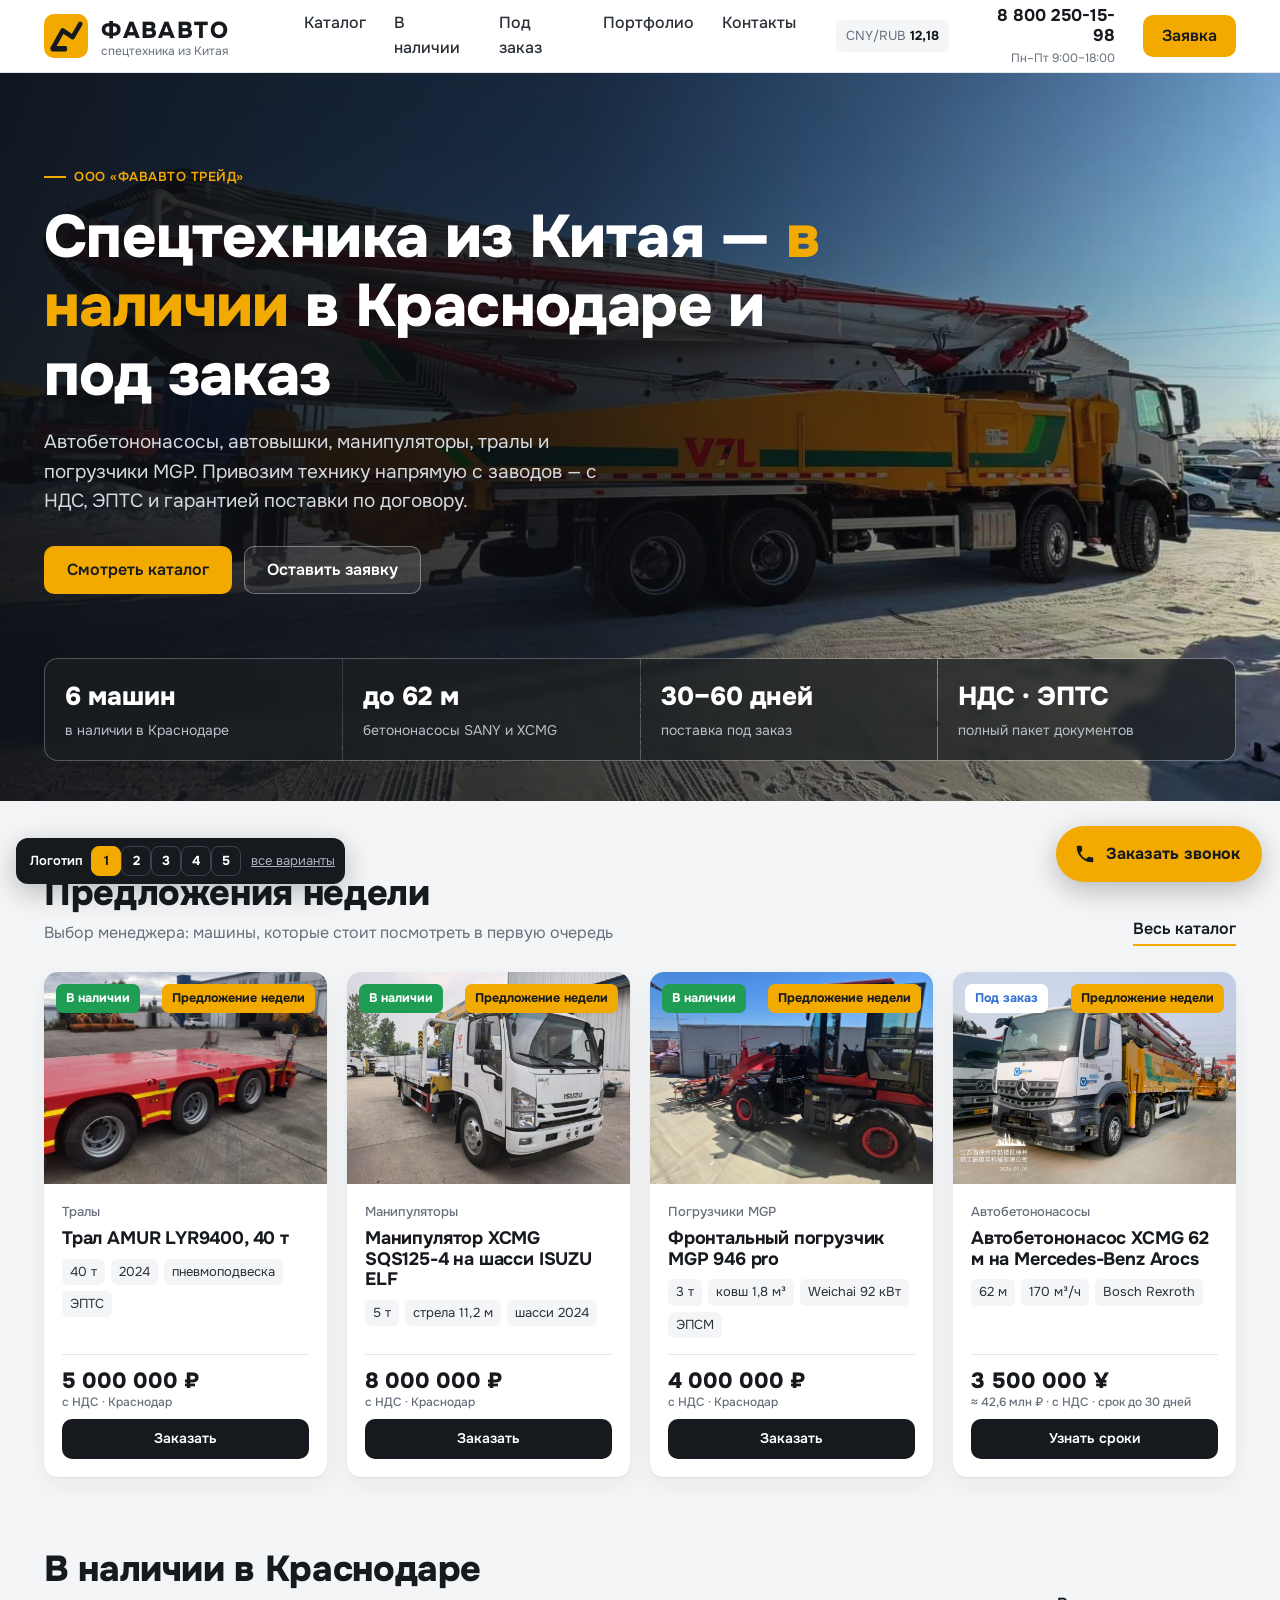
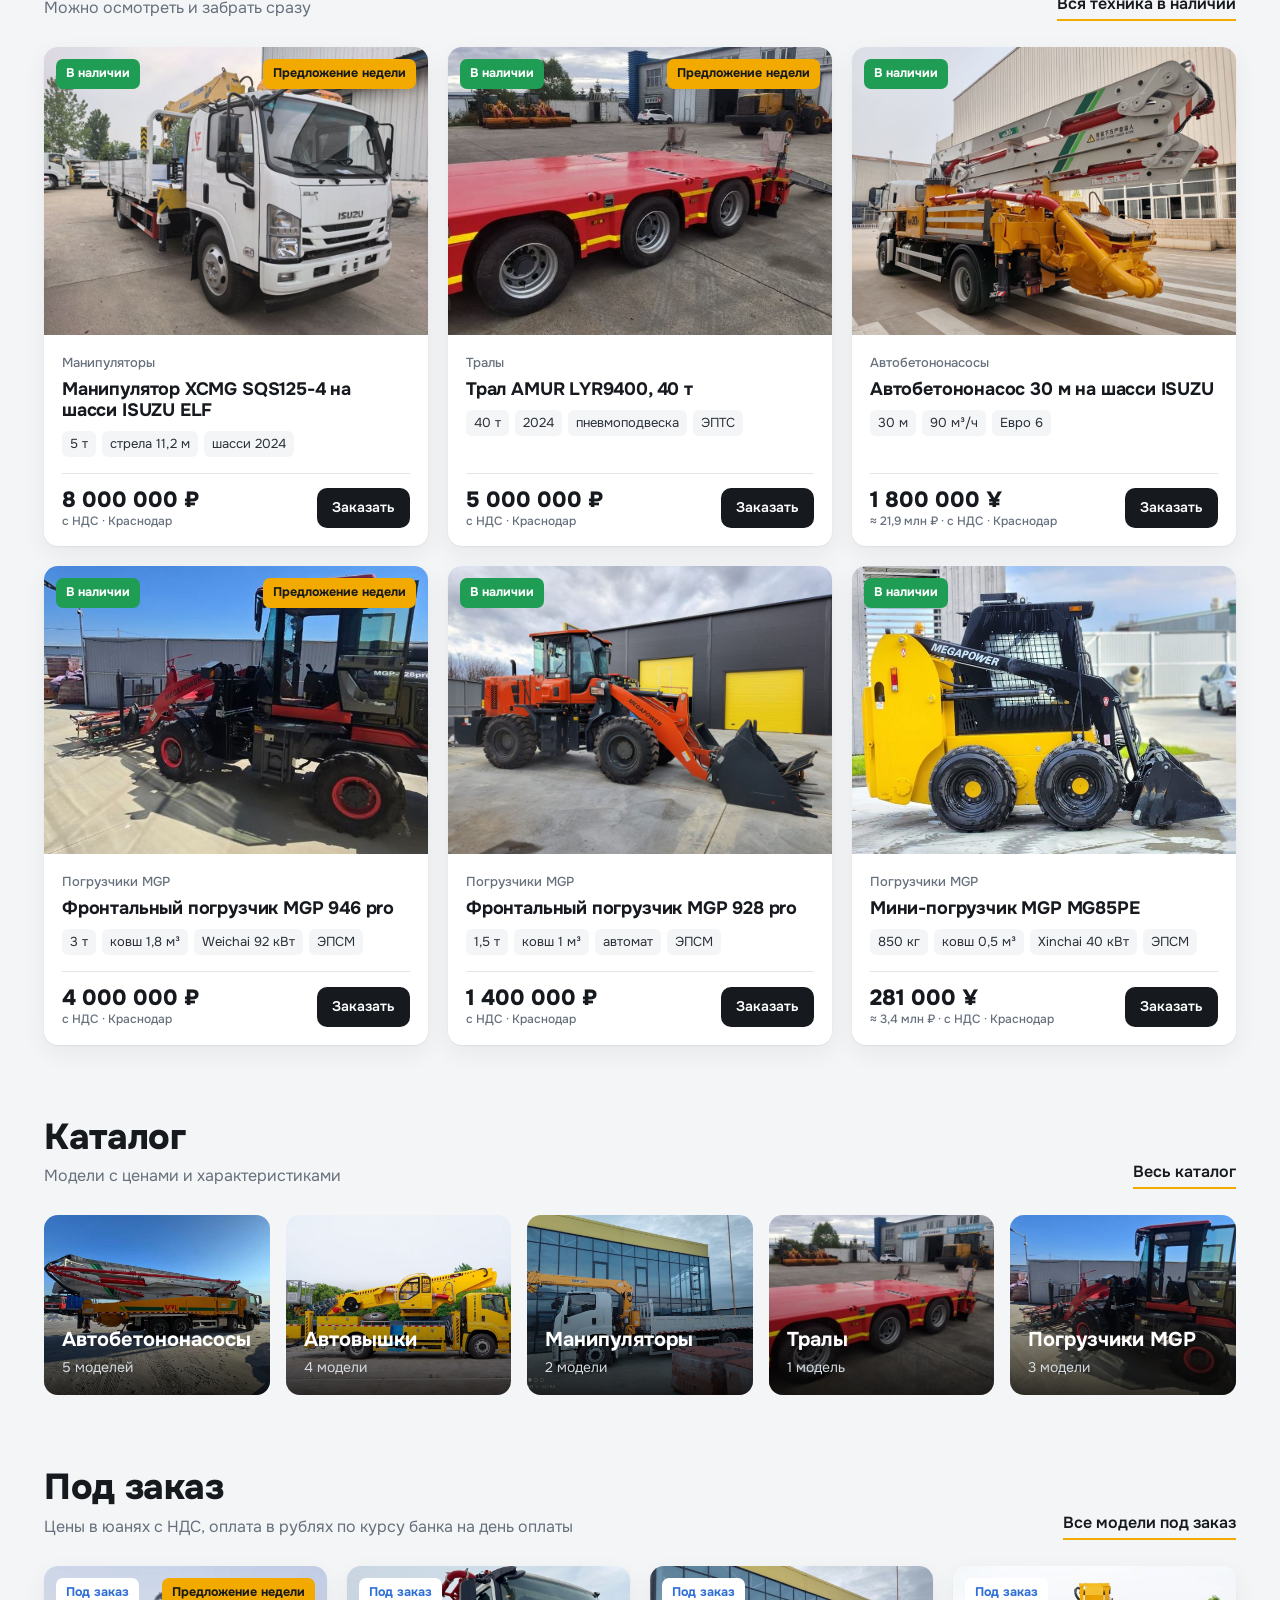
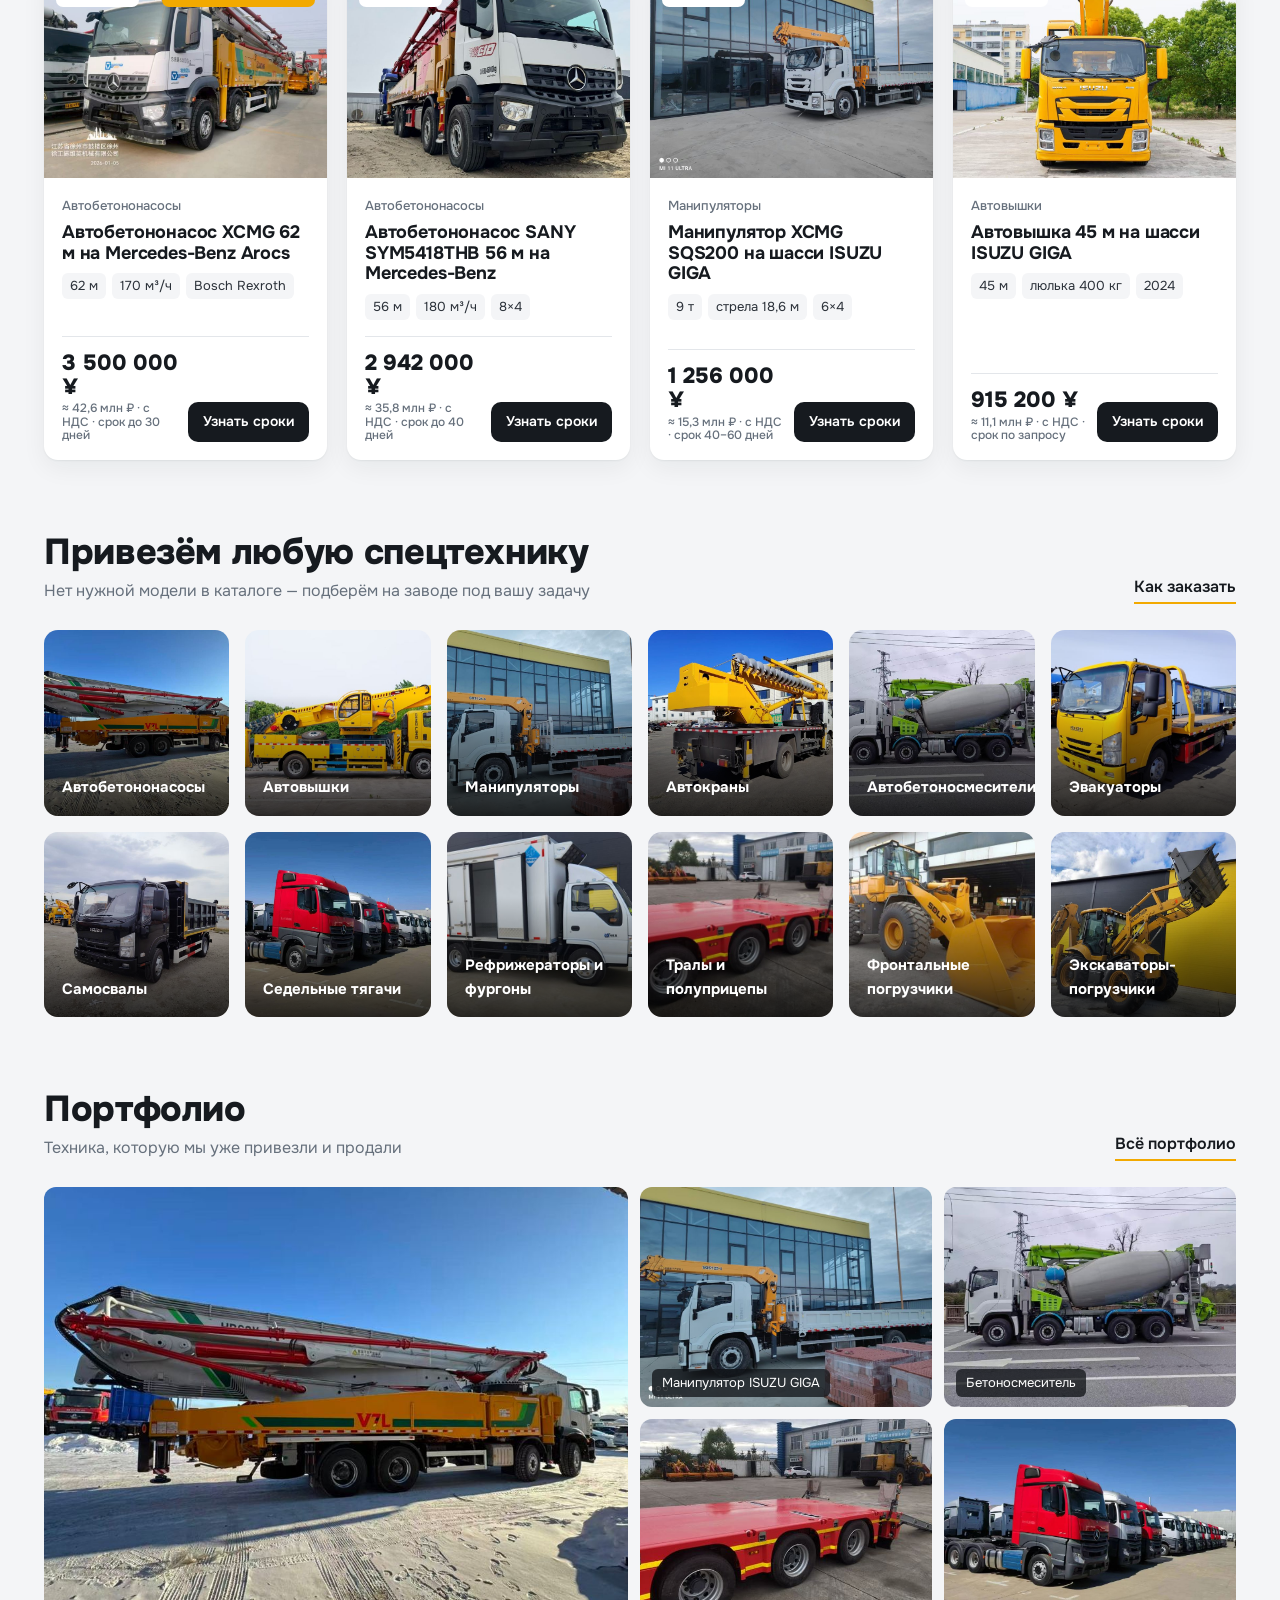
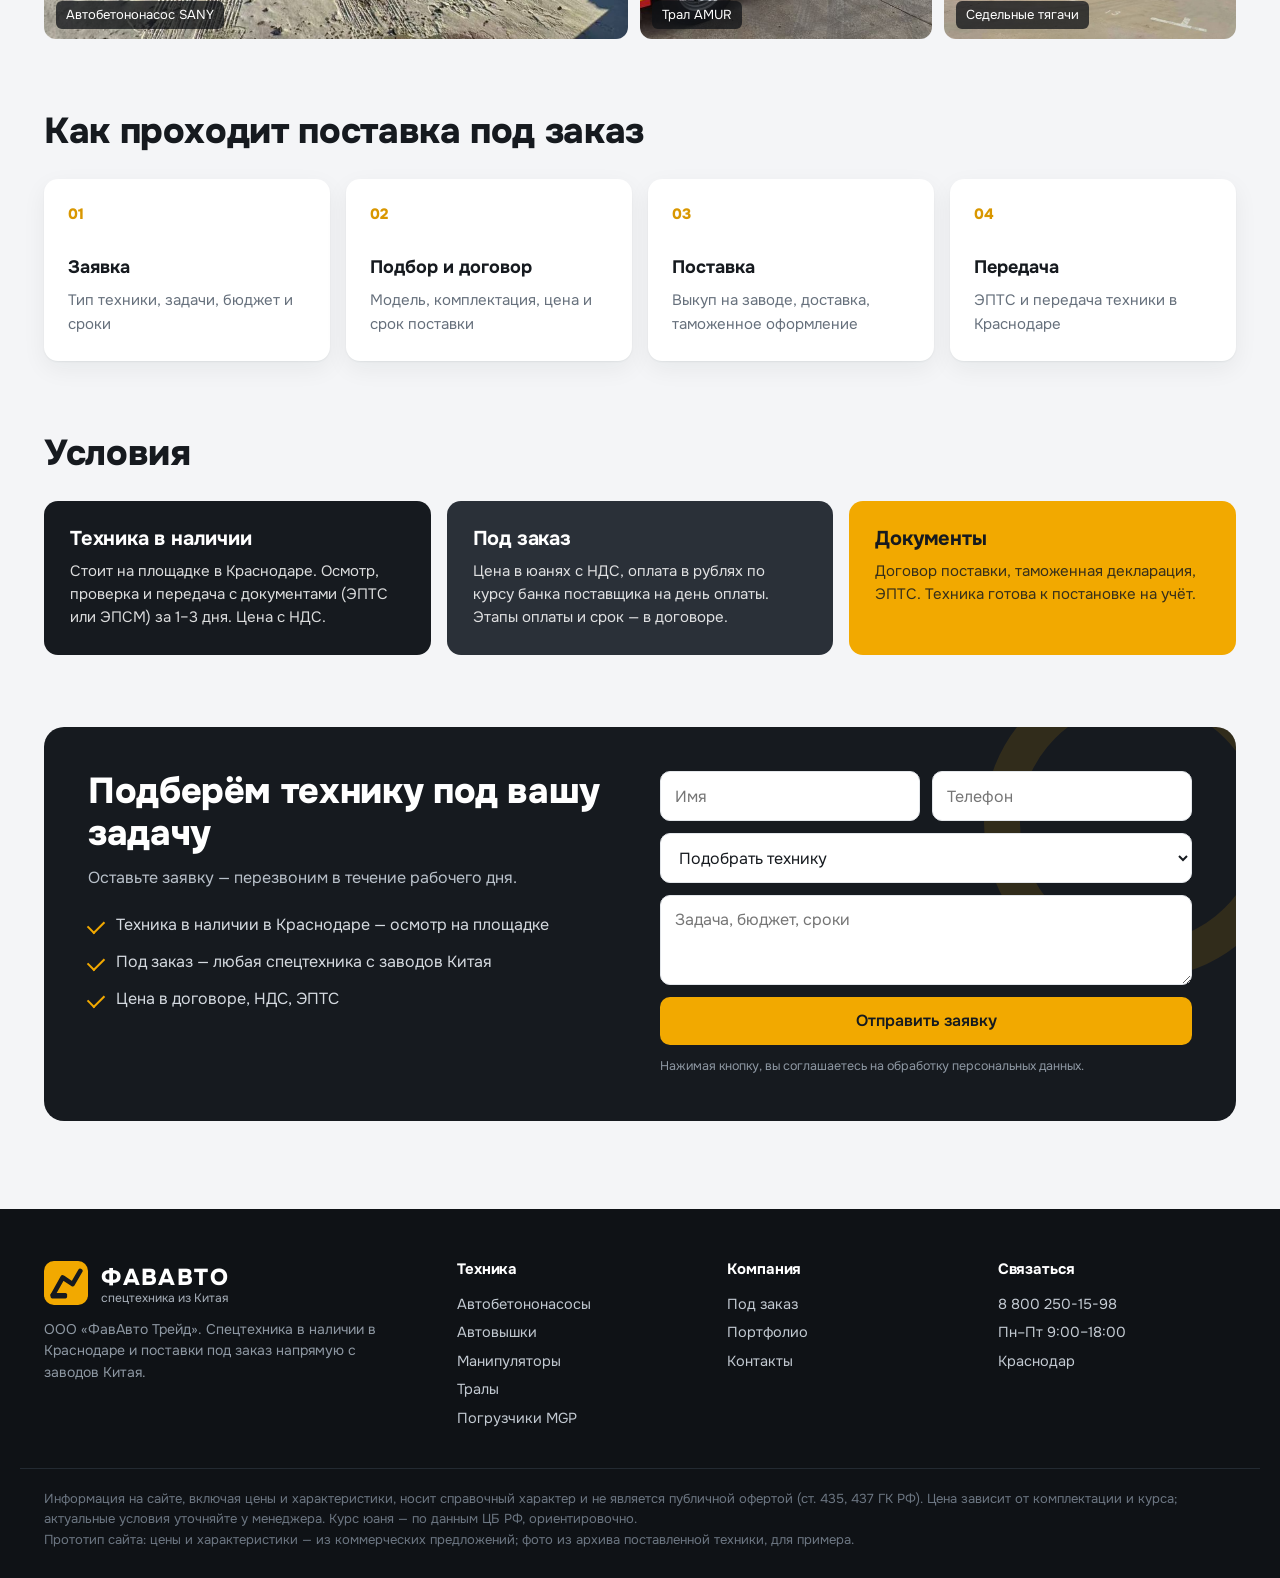
<file: index.html>
<!doctype html>
<html lang="ru">
<head>
<meta charset="utf-8">
<meta name="viewport" content="width=device-width, initial-scale=1">
<meta name="robots" content="noindex, nofollow">
<title>ФавАвто — спецтехника из Китая</title>
<meta name="description" content="Спецтехника из Китая в наличии в Краснодаре и под заказ: автобетононасосы, автовышки, манипуляторы, тралы.">
<link rel="preconnect" href="https://fonts.googleapis.com">
<link rel="preconnect" href="https://fonts.gstatic.com" crossorigin>
<link href="https://fonts.googleapis.com/css2?family=Onest:wght@400;500;600;700;800;900&family=Unbounded:wght@800&display=swap" rel="stylesheet">
<link rel="stylesheet" href="style.css">
<link rel="icon" id="fav" href="data:image/svg+xml,%3Csvg xmlns='http://www.w3.org/2000/svg' viewBox='0 0 40 40'%3E%3Crect width='40' height='40' rx='9' fill='%23F2A900'/%3E%3Cpath d='M8 31 17 15l9 6 7-12' fill='none' stroke='%23161a1f' stroke-width='4.2' stroke-linecap='round' stroke-linejoin='round'/%3E%3Crect x='6' y='29' width='15' height='5' rx='1.5' fill='%23161a1f'/%3E%3C/svg%3E">
</head>
<body>

<header class="top">
  <div class="wrap top-in">
    <a class="logo" href="#/" aria-label="ФавАвто — на главную" data-logo="0"></a>
    <nav class="nav" id="nav">
      <a href="#/catalog" data-nav="catalog">Каталог</a>
      <a href="#/catalog/stock" data-nav="stock">В наличии</a>
      <a href="#/order" data-nav="order">Под заказ</a>
      <a href="#/portfolio" data-nav="portfolio">Портфолио</a>
      <a href="#/contacts" data-nav="contacts">Контакты</a>
    </nav>
    <span class="rate" title="Курс ЦБ РФ, обновляется ежедневно">CNY/RUB <b id="rate">12,18</b></span>
    <a class="top-phone" href="tel:88002501598"><b>8 800 250-15-98</b><small>Пн–Пт 9:00–18:00</small></a>
    <button class="btn btn-acc top-btn" data-request="">Заявка</button>
    <button class="burger" id="burger" aria-label="Меню"><i></i><i></i><i></i></button>
  </div>
</header>

<main id="app"></main>

<footer class="foot">
  <div class="wrap foot-in">
    <div>
      <a class="logo logo-w" href="#/" aria-label="ФавАвто — на главную" data-logo="1"></a>
      <p>ООО «ФавАвто Трейд». Спецтехника в наличии в Краснодаре и поставки под заказ напрямую с заводов Китая.</p>
    </div>
    <div><h4>Техника</h4><a href="#/catalog/pump">Автобетононасосы</a><a href="#/catalog/lift">Автовышки</a><a href="#/catalog/manip">Манипуляторы</a><a href="#/catalog/tral">Тралы</a><a href="#/catalog/loader">Погрузчики MGP</a></div>
    <div><h4>Компания</h4><a href="#/order">Под заказ</a><a href="#/portfolio">Портфолио</a><a href="#/contacts">Контакты</a></div>
    <div><h4>Связаться</h4><a href="tel:88002501598">8 800 250-15-98</a><span>Пн–Пт 9:00–18:00</span><span>Краснодар</span></div>
  </div>
  <div class="wrap foot-note">Информация на сайте, включая цены и характеристики, носит справочный характер и не является публичной офертой (ст. 435, 437 ГК РФ). Цена зависит от комплектации и курса; актуальные условия уточняйте у менеджера. Курс юаня — по данным ЦБ РФ, ориентировочно.<br>Прототип сайта: цены и характеристики — из коммерческих предложений; фото из архива поставленной техники, для примера.</div>
</footer>

<div class="modal" id="modal" hidden>
  <div class="modal-box" role="dialog" aria-modal="true" aria-labelledby="mtitle">
    <button class="modal-x" data-close aria-label="Закрыть">×</button>
    <h3 id="mtitle">Заявка на технику</h3>
    <p class="muted" id="msub">Перезвоним в течение рабочего дня, подберём технику и посчитаем цену.</p>
    <form class="form" id="mform"></form>
  </div>
</div>

<button class="callme" data-request="" data-mode="call" aria-label="Заказать звонок"><svg viewBox="0 0 24 24" aria-hidden="true"><path d="M6.6 10.8a15.1 15.1 0 0 0 6.6 6.6l2.2-2.2a1 1 0 0 1 1-.25 11.4 11.4 0 0 0 3.6.57 1 1 0 0 1 1 1V20a1 1 0 0 1-1 1A17 17 0 0 1 3 4a1 1 0 0 1 1-1h3.5a1 1 0 0 1 1 1c0 1.25.2 2.45.57 3.57a1 1 0 0 1-.25 1z" fill="currentColor"/></svg><span>Заказать звонок</span></button>

<div class="lsw" id="lsw">
  <span>Логотип</span><div id="lsw-b"></div><a href="logo.html">все варианты</a>
</div>

<script src="logos.js"></script>
<script src="app.js"></script>
</body>
</html>
</file>
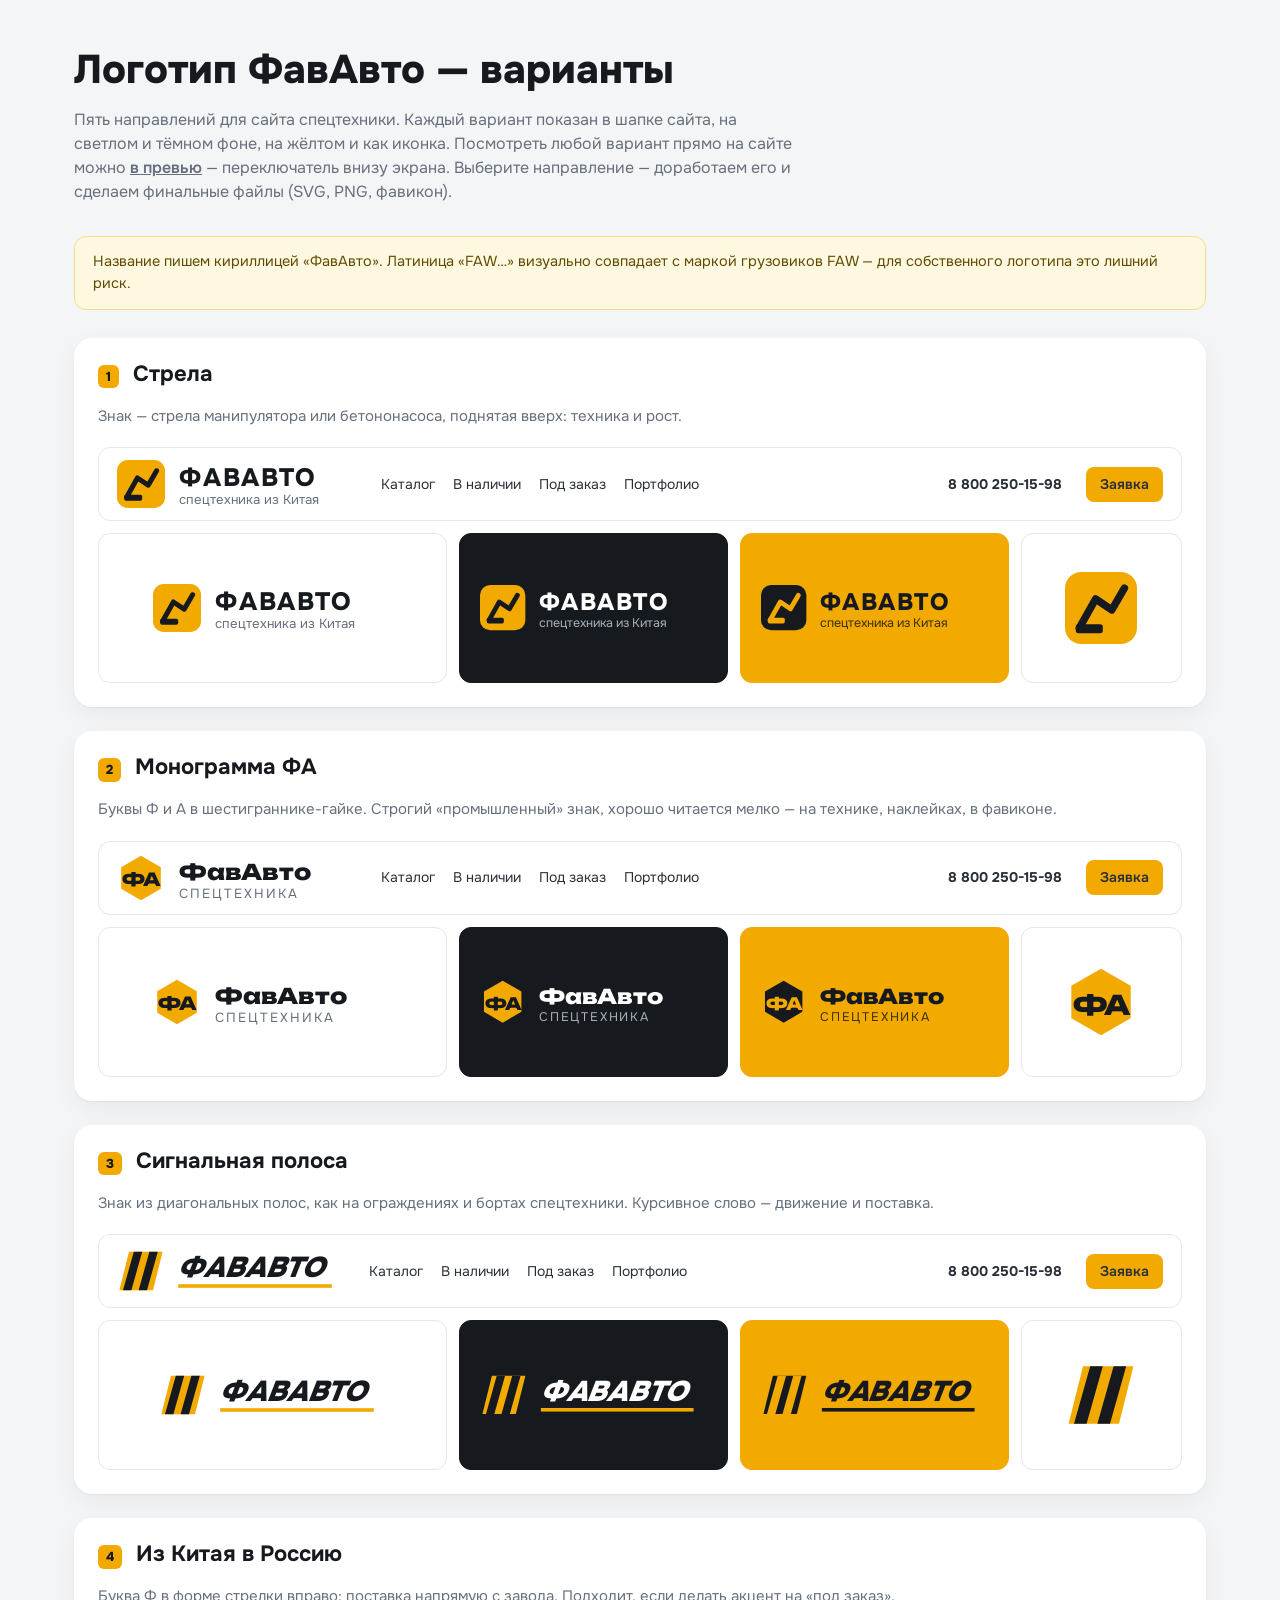
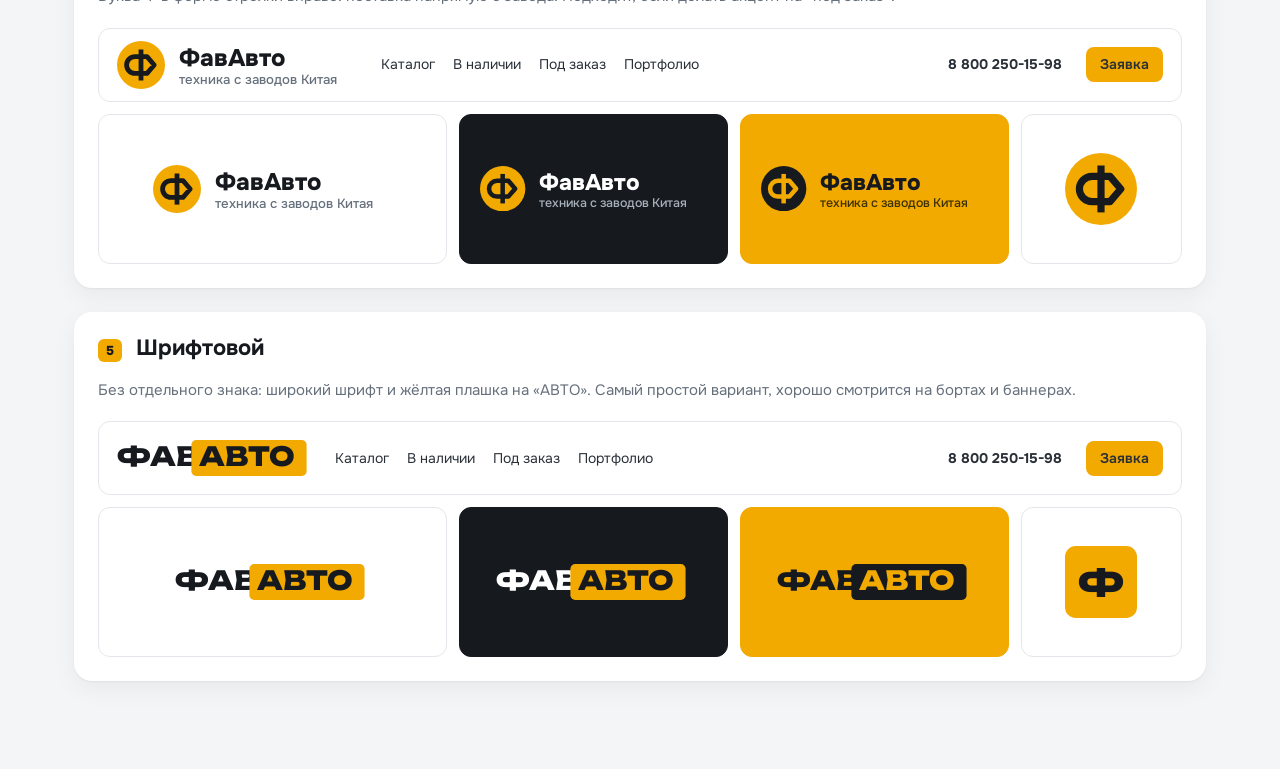
<file: logo.html>
<!doctype html>
<html lang="ru">
<head>
<meta charset="utf-8">
<meta name="viewport" content="width=device-width, initial-scale=1">
<meta name="robots" content="noindex, nofollow">
<title>ФавАвто — варианты логотипа</title>
<link rel="preconnect" href="https://fonts.googleapis.com">
<link rel="preconnect" href="https://fonts.gstatic.com" crossorigin>
<link href="https://fonts.googleapis.com/css2?family=Onest:wght@400;500;700;800;900&family=Unbounded:wght@600;800&display=swap" rel="stylesheet">
<style>
:root{--ink:#161a1f;--mut:#66707c;--line:#e3e6ea;--bg:#f4f5f7;--acc:#F2A900}
*{box-sizing:border-box}
body{margin:0;background:var(--bg);color:var(--ink);font:16px/1.5 Onest,system-ui,sans-serif}
.wrap{max-width:1180px;margin:0 auto;padding:40px 24px 64px}
h1{font-size:clamp(28px,4vw,40px);margin:0 0 8px;font-weight:800}
.lead{color:var(--mut);margin:0 0 32px;max-width:720px}
.v{background:#fff;border-radius:18px;box-shadow:0 1px 2px rgba(0,0,0,.05),0 8px 24px rgba(0,0,0,.05);margin-bottom:24px;overflow:hidden}
.v-head{display:flex;align-items:baseline;gap:14px;padding:20px 24px 0;flex-wrap:wrap}
.v-head b{font-size:13px;font-weight:800;background:var(--acc);border-radius:6px;padding:2px 8px}
.v-head h2{margin:0;font-size:22px}
.v-head p{margin:0;color:var(--mut);font-size:15px;flex-basis:100%}
.v-body{display:grid;grid-template-columns:1.3fr 1fr 1fr .6fr;gap:12px;padding:20px 24px 24px}
.tile{border-radius:12px;display:flex;align-items:center;justify-content:center;padding:28px 20px;min-height:150px;border:1px solid var(--line)}
.tile.dark{background:#161a1f;border-color:#161a1f}
.tile.acc{background:var(--acc);border-color:var(--acc)}
.tile svg{max-width:100%;height:auto}
.hdr svg{flex:none}
.tile.ico svg{width:72px;height:72px}
.hdr{grid-column:1/-1;display:flex;align-items:center;gap:24px;border:1px solid var(--line);border-radius:12px;padding:12px 18px;font-size:14px;color:#2a3038}
.hdr nav{display:flex;gap:18px;margin-right:auto}
.hdr .ph{font-weight:700}
.hdr .b{background:var(--acc);border-radius:8px;padding:7px 14px;font-weight:600}
.warn{background:#fff8e1;border:1px solid #f6dc8a;border-radius:12px;padding:14px 18px;font-size:14.5px;color:#5f4b00;margin-bottom:28px}
@media (max-width:860px){.v-body{grid-template-columns:1fr 1fr}.hdr nav{display:none}}
@media (max-width:520px){.wrap{padding:28px 16px 48px}.v-body{grid-template-columns:1fr;padding:16px}.hdr .ph{display:none}}
</style>
</head>
<body>
<div class="wrap">
  <h1>Логотип ФавАвто — варианты</h1>
  <p class="lead">Пять направлений для сайта спецтехники. Каждый вариант показан в шапке сайта, на светлом и тёмном фоне, на жёлтом и как иконка. Посмотреть любой вариант прямо на сайте можно <a href="./" style="color:inherit;font-weight:600">в превью</a> — переключатель внизу экрана. Выберите направление — доработаем его и сделаем финальные файлы (SVG, PNG, фавикон).</p>
  <div class="warn">Название пишем кириллицей «ФавАвто». Латиница «FAW…» визуально совпадает с маркой грузовиков FAW — для собственного логотипа это лишний риск.</div>
  <div id="list"></div>
</div>
<script src="logos.js"></script>
<script>
document.getElementById('list').innerHTML = V.map((v, i) => `<div class="v">
  <div class="v-head"><b>${i + 1}</b><h2>${v.t}</h2><p>${v.d}</p></div>
  <div class="v-body">
    <div class="hdr">${logo(v, K, '#66707c', Y, K)}<nav><span>Каталог</span><span>В наличии</span><span>Под заказ</span><span>Портфолио</span></nav><span class="ph">8 800 250-15-98</span><span class="b">Заявка</span></div>
    <div class="tile">${logo(v, K, '#66707c', Y, K)}</div>
    <div class="tile dark">${logo(v, '#fff', '#a9b1bb', Y, K)}</div>
    <div class="tile acc">${logo(v, K, '#3b3000', K, Y, K, Y)}</div>
    <div class="tile ico"><svg viewBox="0 0 40 40">${v.mark(Y, K)}</svg></div>
  </div></div>`).join('');
</script>
</body>
</html>
</file>
<file: style.css>
:root{
  --ink:#161a1f; --ink2:#2a3038; --mut:#66707c; --line:#e3e6ea; --bg:#f4f5f7; --card:#fff;
  --acc:#F2A900; --acc2:#d99700; --ok:#1f9d55; --ord:#2f6fd6;
  --r:14px; --sh:0 1px 2px rgba(22,26,31,.06),0 8px 24px rgba(22,26,31,.06);
}
*{box-sizing:border-box}
html{scroll-behavior:smooth}
body{margin:0;background:var(--bg);color:var(--ink);font:16px/1.55 Onest,system-ui,-apple-system,"Segoe UI",Roboto,sans-serif;-webkit-font-smoothing:antialiased}
img{max-width:100%;display:block}
a{color:inherit;text-decoration:none}
h1,h2,h3,h4{line-height:1.15;margin:0;letter-spacing:-.01em}
button,input,select,textarea{font:inherit}
.wrap{max-width:1240px;margin:0 auto;padding:0 24px}
.muted{color:var(--mut)}

/* header */
.top{position:sticky;top:0;z-index:20;background:rgba(255,255,255,.96);backdrop-filter:blur(8px);border-bottom:1px solid var(--line)}
.top-in{display:flex;align-items:center;gap:28px;height:72px}
.logo{display:flex;align-items:center;gap:10px;flex:none}
.logo b{display:block;font-weight:800;font-size:20px;letter-spacing:.06em;line-height:1}
.logo small{display:block;font-size:11.5px;color:var(--mut);letter-spacing:.02em;margin-top:3px}
.logo-w small{color:#a9b1bb}
.nav{display:flex;gap:4px;margin-right:auto}
.nav a{padding:8px 12px;border-radius:8px;font-weight:500;color:var(--ink2)}
.nav a:hover,.nav a.on{background:var(--bg);color:var(--ink)}
.nav a.on{box-shadow:inset 0 -2px 0 var(--acc)}
.top-phone{text-align:right;line-height:1.2}
.top-phone b{display:block;font-size:17px}
.top-phone small{color:var(--mut);font-size:12px}
.burger{display:none;width:42px;height:42px;border:1px solid var(--line);border-radius:10px;background:#fff;padding:10px 9px;flex-direction:column;justify-content:space-between;cursor:pointer}
.burger i{display:block;height:2px;background:var(--ink);border-radius:2px}

/* buttons */
.btn{display:inline-flex;align-items:center;justify-content:center;gap:8px;height:48px;padding:0 22px;border-radius:10px;border:1px solid transparent;font-weight:600;cursor:pointer;transition:.15s;white-space:nowrap}
.btn-acc{background:var(--acc);color:var(--ink)}
.btn-acc:hover{background:var(--acc2)}
.btn-dark{background:var(--ink);color:#fff}
.btn-dark:hover{background:var(--ink2)}
.btn-line{background:transparent;border-color:var(--line);color:var(--ink)}
.btn-line:hover{border-color:var(--ink)}
.btn-ghost{background:rgba(255,255,255,.08);border-color:rgba(255,255,255,.35);color:#fff}
.btn-ghost:hover{background:rgba(255,255,255,.16)}
.top-btn{height:42px;padding:0 18px}

/* hero */
.hero{position:relative;color:#fff;background:#0f1216 center/cover no-repeat;overflow:hidden}
.hero::before{content:"";position:absolute;inset:0;background:linear-gradient(90deg,rgba(12,14,18,.92) 0%,rgba(12,14,18,.75) 45%,rgba(12,14,18,.15) 100%)}
.hero-in{position:relative;padding:88px 24px 40px}
.tag{display:inline-flex;align-items:center;gap:8px;font-size:13px;font-weight:600;letter-spacing:.04em;text-transform:uppercase;color:var(--acc)}
.tag::before{content:"";width:22px;height:2px;background:var(--acc)}
.hero h1{font-size:clamp(34px,5vw,60px);font-weight:800;max-width:780px;margin:16px 0 18px}
.hero h1 em{font-style:normal;color:var(--acc)}
.hero p{font-size:19px;max-width:600px;color:#d5dae0;margin:0 0 30px}
.hero .btns{display:flex;flex-wrap:wrap;gap:12px}
.facts{display:grid;grid-template-columns:repeat(4,1fr);gap:1px;background:rgba(255,255,255,.14);border-radius:var(--r);overflow:hidden;margin-top:64px;border:1px solid rgba(255,255,255,.14)}
.facts div{background:rgba(15,18,22,.72);padding:18px 20px;backdrop-filter:blur(4px)}
.facts b{display:block;font-size:26px;font-weight:800}
.facts span{color:#b8c0c9;font-size:14px}
.phero{background:var(--ink);color:#fff}
.phero .hero-in{padding:44px 24px 40px}
.phero h1{font-size:clamp(30px,4vw,44px);margin:10px 0 10px}
.phero p{color:#b8c0c9;max-width:680px;margin:0;font-size:17px}
.crumbs{font-size:14px;color:#8e98a3}
.crumbs a:hover{color:#fff}

/* sections */
section{padding:72px 0 0}
.sec-head{display:flex;align-items:flex-end;justify-content:space-between;gap:20px;margin-bottom:26px}
.sec-head h2{font-size:clamp(26px,3vw,36px);font-weight:800}
.sec-head p{margin:6px 0 0;color:var(--mut)}
.more{font-weight:600;white-space:nowrap;border-bottom:2px solid var(--acc);padding-bottom:2px}

/* cards */
.grid{display:grid;grid-template-columns:repeat(3,1fr);gap:20px}
.card{background:var(--card);border-radius:var(--r);overflow:hidden;box-shadow:var(--sh);display:flex;flex-direction:column;transition:.2s}
.card:hover{transform:translateY(-3px);box-shadow:0 2px 4px rgba(22,26,31,.06),0 16px 36px rgba(22,26,31,.1)}
.thumb{position:relative;aspect-ratio:4/3;background:#dfe3e8;overflow:hidden}
.thumb img{width:100%;height:100%;object-fit:cover}
.badge{position:absolute;left:12px;top:12px;padding:5px 10px;border-radius:7px;font-size:12.5px;font-weight:700;background:#fff;color:var(--ink)}
.badge.in{background:var(--ok);color:#fff}
.badge.ord{background:#fff;color:var(--ord)}
.card-b{padding:18px 18px 18px;display:flex;flex-direction:column;flex:1}
.card-b .cat{font-size:13px;color:var(--mut);font-weight:500}
.card-b h3{font-size:18px;font-weight:700;margin:6px 0 10px}
.chips{display:flex;flex-wrap:wrap;gap:6px;margin-bottom:16px}
.chips span{font-size:13px;background:var(--bg);border-radius:6px;padding:3px 8px;color:var(--ink2)}
.card-f{margin-top:auto;display:flex;align-items:flex-end;justify-content:space-between;gap:10px;border-top:1px solid var(--line);padding-top:14px}
.price{font-size:22px;font-weight:800;line-height:1.1}
.price small{display:block;font-size:12px;font-weight:500;color:var(--mut);margin-top:3px}
.lead{font-size:13px;color:var(--ord);font-weight:600}
.card-f .btn{height:40px;padding:0 14px;font-size:14px}

/* category tiles */
.cats{display:grid;grid-template-columns:repeat(5,1fr);gap:16px}
.cat-t{position:relative;border-radius:var(--r);overflow:hidden;aspect-ratio:5/4;color:#fff;background:#222}
.cat-t img{width:100%;height:100%;object-fit:cover;transition:.4s}
.cat-t:hover img{transform:scale(1.05)}
.cat-t::after{content:"";position:absolute;inset:0;background:linear-gradient(180deg,rgba(0,0,0,0) 35%,rgba(0,0,0,.78))}
.cat-t div{position:absolute;left:18px;right:18px;bottom:16px;z-index:1}
.cat-t b{display:block;font-size:20px}
.cat-t span{font-size:14px;color:#d5dae0}
.cats.small{grid-template-columns:repeat(6,1fr)}
.cats.small .cat-t{aspect-ratio:1}
.cats.small b{font-size:15px}

/* catalog */
.filters{display:flex;flex-wrap:wrap;gap:8px;margin:28px 0 24px}
.filters a{padding:9px 16px;border-radius:999px;background:#fff;border:1px solid var(--line);font-weight:500;font-size:15px}
.filters a.on{background:var(--ink);border-color:var(--ink);color:#fff}
.filters a small{color:var(--mut);margin-left:4px}
.filters a.on small{color:#a9b1bb}
.filters .sep{width:1px;background:var(--line);margin:0 6px}

/* machine page */
.mach{display:grid;grid-template-columns:1.25fr 1fr;gap:40px;padding-top:32px}
.gal-main{border-radius:var(--r);overflow:hidden;background:#dfe3e8;aspect-ratio:4/3}
.gal-main img{width:100%;height:100%;object-fit:cover}
.gal-th{display:grid;grid-template-columns:repeat(5,1fr);gap:10px;margin-top:10px}
.gal-th button{padding:0;border:2px solid transparent;border-radius:10px;overflow:hidden;cursor:pointer;aspect-ratio:4/3;background:#dfe3e8}
.gal-th button.on{border-color:var(--acc)}
.gal-th img{width:100%;height:100%;object-fit:cover}
.mach-side{position:sticky;top:96px;align-self:start}
.mach-side h1{font-size:clamp(26px,3vw,34px);font-weight:800;margin:10px 0 14px}
.status{display:inline-flex;align-items:center;gap:8px;font-weight:600;font-size:14px;padding:6px 12px;border-radius:8px}
.status::before{content:"";width:8px;height:8px;border-radius:50%;background:currentColor}
.status.in{background:#e6f5ec;color:var(--ok)}
.status.ord{background:#e9f0fc;color:var(--ord)}
.keys{display:grid;grid-template-columns:1fr 1fr;gap:10px;margin:20px 0}
.keys div{background:#fff;border-radius:12px;padding:14px 16px;box-shadow:var(--sh)}
.keys b{display:block;font-size:20px}
.keys span{font-size:13px;color:var(--mut)}
.buy{background:#fff;border-radius:var(--r);padding:22px;box-shadow:var(--sh)}
.buy .price{font-size:32px}
.buy p{font-size:14px;color:var(--mut);margin:10px 0 18px}
.buy .btn{width:100%}
.buy .btn+.btn{margin-top:10px}
.specs{margin-top:48px;display:grid;grid-template-columns:1fr 1fr;gap:24px}
.spec{background:#fff;border-radius:var(--r);padding:22px 24px;box-shadow:var(--sh)}
.spec h3{font-size:18px;margin-bottom:10px}
.spec dl{margin:0}
.spec dl div{display:flex;justify-content:space-between;gap:20px;padding:9px 0;border-bottom:1px dashed var(--line);font-size:15px}
.spec dl div:last-child{border-bottom:0}
.spec dt{color:var(--mut)}
.spec dd{margin:0;text-align:right;font-weight:600}
.spec ul{margin:0;padding-left:18px}
.spec li{margin:4px 0}
.note{background:#fff8e1;border:1px solid #f6dc8a;border-radius:12px;padding:14px 18px;font-size:14.5px;color:#5f4b00}

/* steps / conditions */
.steps{display:grid;grid-template-columns:repeat(4,1fr);gap:16px;counter-reset:s}
.step{background:#fff;border-radius:var(--r);padding:24px;box-shadow:var(--sh);position:relative}
.step::before{counter-increment:s;content:"0" counter(s);font-size:15px;font-weight:800;color:var(--acc2);display:block;margin-bottom:28px}
.step b{display:block;font-size:18px;margin-bottom:6px}
.step span{color:var(--mut);font-size:15px}
.conds{display:grid;grid-template-columns:repeat(3,1fr);gap:16px}
.cond{border-radius:var(--r);padding:26px;background:var(--ink);color:#fff}
.cond:nth-child(2){background:var(--ink2)}
.cond:nth-child(3){background:var(--acc);color:var(--ink)}
.cond h3{font-size:20px;margin-bottom:10px}
.cond p{margin:0;opacity:.85;font-size:15px}

/* portfolio */
.pf{columns:4 260px;column-gap:16px}
.pf figure{break-inside:avoid;margin:0 0 16px;border-radius:12px;overflow:hidden;background:#fff;box-shadow:var(--sh);cursor:zoom-in}
.pf img{width:100%}
.pf figcaption{padding:10px 14px;font-size:14px;font-weight:500}
.strip{display:grid;grid-template-columns:2fr 1fr 1fr;grid-template-rows:220px 220px;gap:12px}
.strip a{border-radius:12px;overflow:hidden;position:relative;background:#ccc}
.strip a:first-child{grid-row:span 2}
.strip img{width:100%;height:100%;object-fit:cover;transition:.4s}
.strip a:hover img{transform:scale(1.04)}
.strip span{position:absolute;left:12px;bottom:10px;background:rgba(15,18,22,.75);color:#fff;font-size:13px;padding:4px 10px;border-radius:6px}

/* lead form block */
.leadbox{margin-top:72px;background:var(--ink);color:#fff;border-radius:20px;padding:44px;display:grid;grid-template-columns:1fr 1fr;gap:40px;position:relative;overflow:hidden}
.leadbox::after{content:"";position:absolute;right:-60px;top:-60px;width:240px;height:240px;border:36px solid var(--acc);border-radius:50%;opacity:.12}
.leadbox h2{font-size:clamp(26px,3vw,36px);font-weight:800;margin-bottom:12px}
.leadbox p{color:#b8c0c9;margin:0 0 16px}
.leadbox ul{margin:0;padding:0;list-style:none}
.leadbox li{padding:6px 0 6px 28px;position:relative;color:#d5dae0}
.leadbox li::before{content:"";position:absolute;left:0;top:13px;width:14px;height:8px;border-left:2.5px solid var(--acc);border-bottom:2.5px solid var(--acc);transform:rotate(-45deg)}
.form{display:grid;gap:12px;position:relative;z-index:1}
.form input,.form select,.form textarea{width:100%;height:50px;border-radius:10px;border:1px solid var(--line);padding:0 14px;background:#fff;color:var(--ink)}
.form textarea{height:90px;padding:12px 14px;resize:vertical}
.form .row{display:grid;grid-template-columns:1fr 1fr;gap:12px}
.form small{font-size:12.5px;color:var(--mut)}
.leadbox .form small{color:#8e98a3}
.form .ok{background:#e6f5ec;color:var(--ok);border-radius:10px;padding:16px;font-weight:600}

/* contacts */
.contacts{display:grid;grid-template-columns:1fr 1fr;gap:24px;padding-top:40px}
.cbox{background:#fff;border-radius:var(--r);padding:28px;box-shadow:var(--sh)}
.cbox h3{margin-bottom:14px}
.cbox p{margin:6px 0}
.cbox .big{font-size:26px;font-weight:800}

/* footer */
.foot{background:#0f1216;color:#c3cad2;margin-top:88px;padding:52px 0 28px}
.foot-in{display:grid;grid-template-columns:1.6fr 1fr 1fr 1fr;gap:32px}
.foot .logo b{color:#fff}
.foot p{font-size:14px;color:#8e98a3;max-width:340px}
.foot h4{color:#fff;font-size:15px;margin-bottom:12px}
.foot-in>div>a:not(.logo),.foot-in>div>span{display:block;font-size:14.5px;padding:3px 0}
.foot-in a:hover{color:var(--acc)}
.foot-note{margin-top:36px;padding-top:20px;border-top:1px solid #232a32;font-size:13px;color:#6c7682}

/* rate, offers, tags, tabs, call button */
.rate{font-size:13px;color:var(--mut);background:var(--bg);border-radius:8px;padding:6px 10px;white-space:nowrap}
.rate b{color:var(--ink)}
.badge.wk{left:auto;right:12px;background:var(--acc);color:var(--ink)}
.grid.g4{grid-template-columns:repeat(4,1fr)}
.g4 .card-f{flex-direction:column;align-items:stretch}
.g4 .card-f .btn{width:100%}
.pnote{font-size:13px;color:var(--mut);margin-top:6px}
.tags{display:flex;flex-wrap:wrap;gap:6px 14px;margin:-8px 0 24px;font-size:14px;align-items:center}
.tags span{color:var(--mut)}
.tags a{color:var(--ord);border-bottom:1px dashed currentColor}
.tags a.on{color:var(--ink);font-weight:600;border-bottom-style:solid}
.tabs{display:flex;gap:4px;margin-top:48px;border-bottom:1px solid var(--line);overflow-x:auto}
.tabs button{border:0;background:none;padding:12px 18px;font-weight:600;color:var(--mut);cursor:pointer;border-bottom:3px solid transparent;margin-bottom:-1px;white-space:nowrap}
.tabs button.on{color:var(--ink);border-bottom-color:var(--acc)}
.tabp .specs{margin-top:24px}
.tabtxt{background:#fff;border-radius:var(--r);padding:24px 28px;box-shadow:var(--sh);margin-top:24px;max-width:860px}
.tabtxt p{margin:0 0 10px}
.tabtxt p:last-child{margin:0}
.callme{position:fixed;right:18px;bottom:18px;z-index:40;display:flex;align-items:center;gap:10px;height:56px;padding:0 22px 0 18px;border:0;border-radius:999px;background:var(--acc);color:var(--ink);font-weight:700;box-shadow:0 8px 28px rgba(0,0,0,.25);cursor:pointer}
.callme svg{width:22px;height:22px}
.callme:hover{background:var(--acc2)}
@media (max-width:1080px){.rate{display:none}.grid.g4{grid-template-columns:repeat(2,1fr)}}
@media (max-width:720px){.grid.g4{grid-template-columns:1fr}.callme{bottom:62px;right:12px;width:56px;padding:0;justify-content:center}.callme span{display:none}}

/* preview: logo switcher */
.logo svg{width:auto;height:44px;display:block}
.lsw{position:fixed;left:16px;bottom:16px;z-index:40;display:flex;align-items:center;gap:8px;background:#161a1f;color:#fff;border-radius:12px;padding:8px 10px 8px 14px;box-shadow:0 8px 28px rgba(0,0,0,.25);font-size:13px}
.lsw>span{font-weight:600}
.lsw button{width:30px;height:30px;border-radius:8px;border:1px solid #3a424c;background:transparent;color:#fff;font-weight:700;cursor:pointer}
.lsw button.on{background:#F2A900;border-color:#F2A900;color:#161a1f}
.lsw a{color:#a9b1bb;text-decoration:underline;margin-left:2px}
.lsw a:hover{color:#fff}
@media (max-width:720px){.foot{padding-bottom:72px}.lsw{left:8px;right:8px;bottom:8px;justify-content:center}.lsw a{display:none}.logo svg{height:38px}}

/* modal */
.modal{position:fixed;inset:0;z-index:50;background:rgba(10,12,15,.6);display:flex;align-items:center;justify-content:center;padding:16px}
.modal[hidden]{display:none}
.modal-box{background:#fff;border-radius:18px;padding:30px;max-width:480px;width:100%;position:relative;max-height:calc(100vh - 32px);overflow:auto}
.modal-box h3{font-size:24px;margin-bottom:6px}
.modal-box .muted{margin:0 0 18px;font-size:15px}
.modal-x{position:absolute;right:14px;top:10px;border:0;background:none;font-size:30px;line-height:1;cursor:pointer;color:var(--mut)}
.lightbox .modal-box{max-width:1100px;padding:0;background:#000}
.lightbox img{width:100%;max-height:calc(100vh - 80px);object-fit:contain}

@media (max-width:1080px){
  .nav,.top-phone{display:none}
  .burger{display:flex;margin-left:auto}
  .top-in{gap:12px}
  .nav.open{display:flex;flex-direction:column;position:absolute;left:0;right:0;top:72px;background:#fff;padding:12px 16px 18px;border-bottom:1px solid var(--line);box-shadow:var(--sh)}
  .grid{grid-template-columns:repeat(2,1fr)}
  .cats{grid-template-columns:repeat(2,1fr)}
  .cats.small{grid-template-columns:repeat(3,1fr)}
  .steps{grid-template-columns:repeat(2,1fr)}
  .mach{grid-template-columns:1fr}
  .mach-side{position:static}
  .foot-in{grid-template-columns:1fr 1fr}
}
@media (max-width:720px){
  .wrap{padding:0 16px}
  .hero-in{padding:56px 16px 28px}
  .phero .hero-in{padding:32px 16px}
  .hero p{font-size:17px}
  .facts{grid-template-columns:1fr 1fr;margin-top:40px}
  .facts b{font-size:21px}
  .grid,.conds,.specs,.contacts,.leadbox{grid-template-columns:1fr}
  .steps{grid-template-columns:1fr}
  .cats.small{grid-template-columns:repeat(2,1fr)}
  .leadbox{padding:28px 20px;gap:24px}
  .form .row{grid-template-columns:1fr}
  .sec-head{flex-direction:column;align-items:flex-start}
  section{padding-top:52px}
  .strip{grid-template-columns:1fr 1fr;grid-template-rows:200px 130px 130px}
  .strip a:first-child{grid-column:span 2;grid-row:auto}
  .top-btn{display:none}
  .foot-in{grid-template-columns:1fr}
  .spec dl div{flex-direction:column;gap:2px}
  .spec dd{text-align:left}
}
</file>
